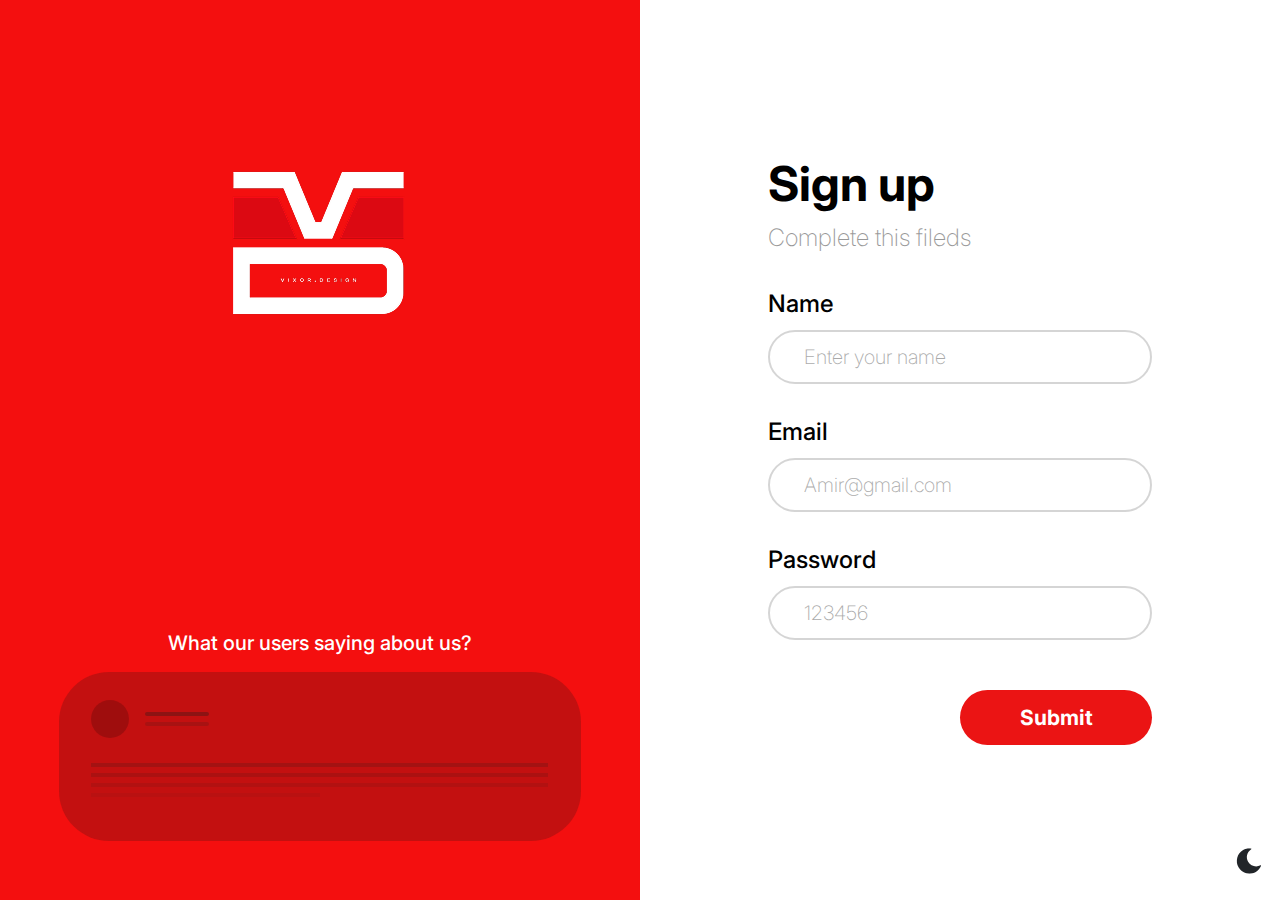
<file: index.html>
<!DOCTYPE html>
<html lang="en" dir="ltr" data-bs-theme="dark">
<head>
    <meta charset="UTF-8">
    <link rel="stylesheet" href="Bootstrap/bootstrap.min.css">
    <meta name="viewport" content="width=device-width, initial-scale=1.0">
    <link rel="preconnect" href="https://fonts.googleapis.com">
    <link rel="preconnect" href="https://fonts.gstatic.com" crossorigin>
    <link href="https://fonts.googleapis.com/css2?family=Inter:ital,opsz,wght@0,14..32,100..900;1,14..32,100..900&family=Roboto:ital,wght@0,100..900;1,100..900&display=swap" rel="stylesheet">
    <link rel="icon" type="image/svg" href="img/profile 1.png">
    <link rel="stylesheet" href="css/style.css">
    <title>Vixor</title>
</head>
<body class="light">
    <div class="profile-container">
        <image class="profile2" src="img/profile2.png" mode="">
    </div>
    <div class="left-content">
        <div class="img-container">
            <img class="img-1" src="img/profile 1.png" alt="">
        </div>           
            <div class="bottom-content">
                <h2 class="left-content-title">What our users saying about us?</h2>
                <div class="bottom-parent">
                    <div class="inner-top">
                        <div class="circle"></div>
                        <div class="lines-container-1">
                            <div class="inner-top-line-1"></div>
                            <div class="inner-top-line-2"></div>
                        </div>
                    </div>
                    <div class="inner-bottom">
                        <div class="inner-bottom-line-1"></div>
                        <div class="inner-bottom-line-2"></div>
                        <div class="inner-bottom-line-3"></div>
                        <div class="inner-bottom-line-4"></div>
                    </div>
                </div>
            </div>
    </div>
    <div class="right-content">
        <div class="span-warapper">
            <span>login was successful!</span>
        </div>
        <form bindsubmit="" class="form">
            <div class="title">
                <h1>Sign up</h1>
                <span>Complete this fileds</span>
            </div>
            <div class="input-container">
                <label for="" class="label">Name</label>
                <br>
                <input class="input rounded-pill" type="text" placeholder="Enter your name">
            </div>
            <!-- <br> -->
            <div class="input-container">
                <label for="" class="label">Email</label>
                <br>
                <input class="input rounded-pill" type="email" placeholder="Amir@gmail.com">
            </div>
            <!-- <br> -->
            <div class="input-container rounded-pill">
                <label for="" class="label">Password</label>
                <br>
                <input class="input rounded-pill" type="password" placeholder="123456">
            </div>
            <div class="btn-container">
                <button class="button ">Submit</button>
            </div>
        </form>
        <div class="dropdown position-fixed bottom-0 end-0 me-3 mb-3">
            <button class="ctb btn" id="toggle-theme">
                <svg xmlns="http://www.w3.org/2000/svg" xmlns:xlink="http://www.w3.org/1999/xlink" version="1.1" width="256" height="256" viewBox="0 0 256 256" xml:space="preserve">
                    <g style="stroke: none; stroke-width: 0; stroke-dasharray: none; stroke-linecap: butt; stroke-linejoin: miter; stroke-miterlimit: 10; fill: none; fill-rule: nonzero; opacity: 1;" transform="translate(1.4065934065934016 1.4065934065934016) scale(2.81 2.81)">
                        <path d="M 87.823 60.7 c -0.463 -0.423 -1.142 -0.506 -1.695 -0.214 c -15.834 8.398 -35.266 2.812 -44.232 -12.718 c -8.966 -15.53 -4.09 -35.149 11.101 -44.665 c 0.531 -0.332 0.796 -0.963 0.661 -1.574 c -0.134 -0.612 -0.638 -1.074 -1.259 -1.153 c -9.843 -1.265 -19.59 0.692 -28.193 5.66 C 13.8 12.041 6.356 21.743 3.246 33.35 S 1.732 57.08 7.741 67.487 c 6.008 10.407 15.709 17.851 27.316 20.961 C 38.933 89.486 42.866 90 46.774 90 c 7.795 0 15.489 -2.044 22.42 -6.046 c 8.601 -4.966 15.171 -12.43 18.997 -21.586 C 88.433 61.79 88.285 61.123 87.823 60.7 z" style="stroke: none; stroke-width: 1; stroke-dasharray: none; stroke-linecap: butt; stroke-linejoin: miter; stroke-miterlimit: 10; fill: currentColor; fill-rule: nonzero; opacity: 1;" transform=" matrix(1 0 0 1 0 0) " stroke-linecap="round"/>
                    </g>
                    </svg>
            </button>
        </div>
    </div>
    <script src="Bootstrap/bootstrap.bundle.min.js"></script>
    <script src="js/theme.js"></script>      
</body>
</html>
</file>
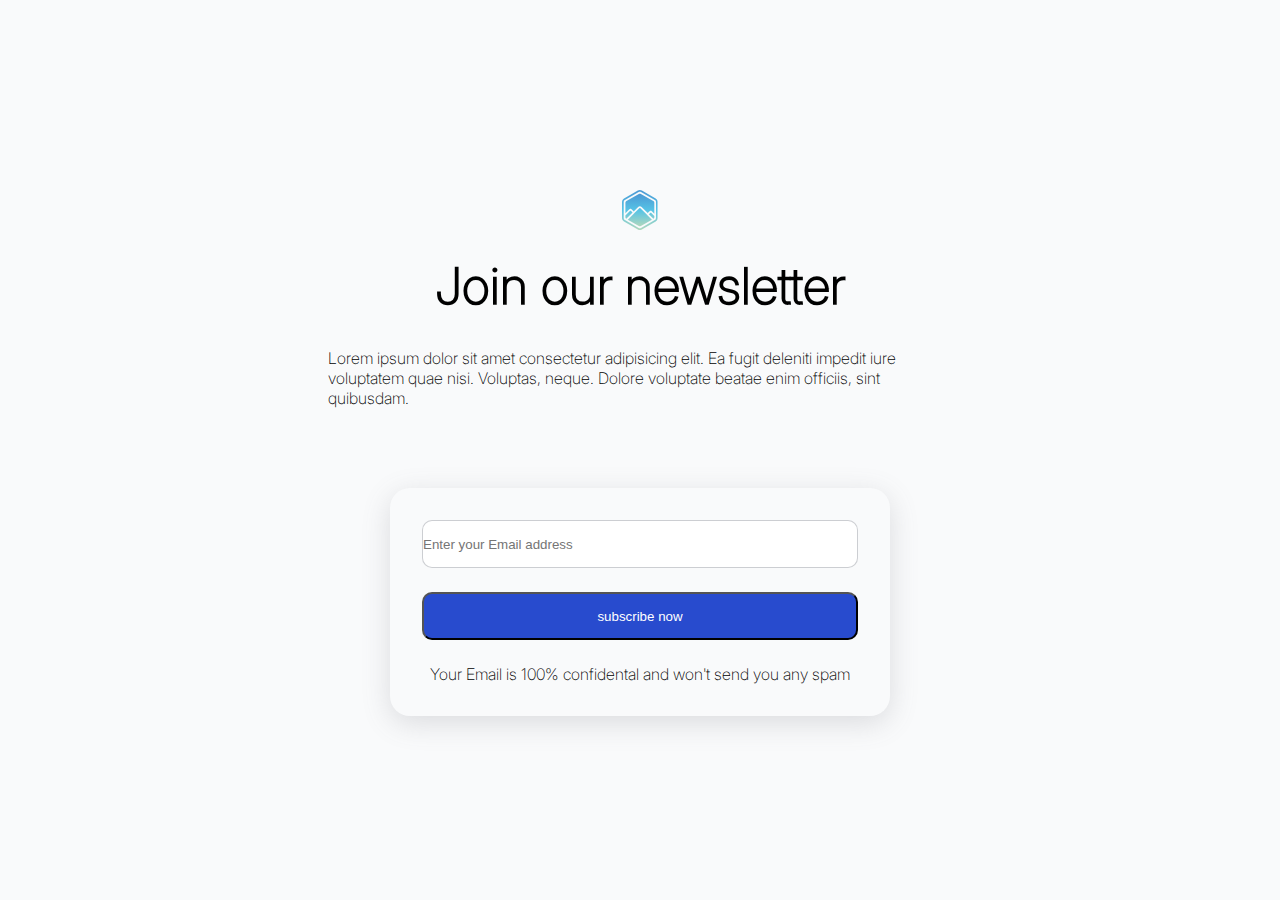
<file: mini-project 12/index.html>
<!DOCTYPE html>
<html lang="en">
<head>
   <meta charset="UTF-8">
   <meta name="viewport" content="width=device-width, initial-scale=1.0">
   <link rel="stylesheet" href="sty;e.css">
   <title>Document</title>
</head>
<body>

   <div class="container">
      <div class="top-box">
         <div class="img-contaienr">
            <img src="logo.svg" alt="">
         </div>
         <div class="title-container">
            <h1>
               Join our newsletter
            </h1>
         </div>
         <div class="p-container">
            <p>
               Lorem ipsum dolor sit amet consectetur adipisicing elit. Ea fugit deleniti impedit iure voluptatem quae nisi. Voluptas, neque. Dolore voluptate beatae enim officiis, sint quibusdam.
            </p>
         </div>
      </div>

      <div class="bottom-box">
            <div class="input-container">
               <input type="text" placeholder="Enter your Email address">
            </div>
            <div class="button-container">
               <button type="submit">subscribe now</button>
            </div>
            <!-- <div class="span-contaienr"> -->
               <span>
                  Your Email is 100% confidental and won't send you any spam
               </span>
            <!-- </div> -->
         
      </div>
   </div>
   
</body>
</html>
</file>
<file: css/style.css>
@font-face{
   font-family: Inter;
   src: url(Inter_24pt-ExtraLight.ttf);
}

@font-face{
   font-family: Inter-bold;
   src: url(Inter_18pt-Bold.ttf);
}

*{
   padding: 0;
   margin: 0;
   box-sizing: border-box;
   font-family: 'inter' !important;
}

body{
   font-family: 'inter' !important;
   height: 100vh;
   display: flex;
   
}


.profile-container{
   display: none;
}

.left-content{
   width: 50%;
   background: #F40F0F;
   height: 100vh;
   display: flex;
   align-items: center;
   justify-content: center;
   padding: 59px;
}

/* باکس  داخلی باکس  بزرگ چپ */
.left-inner{
   display: flex;
   flex-direction: column;
   justify-content: center;
   align-items: center;
   margin-top: 100px;
   width: 100%;
}

.img-container{
   position: fixed;
   top: 9.375rem;
   height: 11.625rem;
}
.img-1{
   max-width: 100%;
   height: auto;
}

.left-content-title{
   margin-bottom: 1.063rem;
}

.bottom-parent{
   height: 10.563rem;
   width: 100%; 
   /* margin: 0 3.688rem 3.25rem 3.688rem; ; */
   background:rgba(25, 25, 25, 0.22);
   padding: 1.75rem 2.063rem 2.75rem 2rem;
   border-radius: 50px;
}

.bottom-content{
   display: flex;
   justify-content: center;
   flex-direction: column;
   align-items: center;
   align-self: flex-end;
   width: 100%;
}

.bottom-content h2{
   color: #fff;
   font-size: 1.25rem;
   font-weight: 500;
}

.inner-top{
   display: flex;
   justify-content: start;
}

.lines-container-1{
   display: flex;
   flex-direction: column;
   justify-content: center;
   gap: 0.375rem;
}

.circle{
   width: 2.375rem;
   height: 2.375rem;
   border-radius: 50%;
   background: rgba(0, 0, 0, 0.18);
}

.inner-top-line-1{
   width: 4rem;
   height: 0.25rem;
   background: rgb(28, 28, 28, 0.32);
   border-radius: 50px;
}

.inner-top-line-2{
   width: 64px;
   height: 4px;
   background: rgb(28, 28, 28, 0.16);
   border-radius: 50px;
}

.content{
   width: 32.625rem;
   background: rgba(0, 0, 0, 0.164);
   border-radius: 41px;
   padding: 1.8rem;
}

.inner-bottom{
   display: flex;
   flex-direction: column;
   margin-top: 1.563rem;
   gap: 6px;
}

.inner-bottom-line-1{
   height: 0.25rem;
   width: 100%;
   background: #1B1B1B;
   opacity: 18%;
}
.inner-bottom-line-2{
   height: 0.25rem;
   width: 100%;
   background: #1B1B1B;
   opacity: 14%;
}
.inner-bottom-line-3{
   height: 0.25rem;
   width: 100%;
   background: #1B1B1B;
   opacity: 10%;
}
.inner-bottom-line-4{
   height: 0.25rem;
   width: 50%;
   background: #1B1B1B;
   opacity: 6%;
}

.top{
   display: flex;
}

.circle{
   margin: 0 1rem 0 0;
}

.l2-lines{

   display: flex;
   flex-direction: column;
   justify-content: center;
   gap: 6px;
   /* scale: 0.2; */
}

.bottom{
   display: flex;
   flex-direction: column;
   gap: 8px;
   margin-top: 1rem;
}

.bottom img{
   margin: 0 0 ;
}

.right-content{
   display: flex;
   flex-direction: column;
   align-items: center;
   justify-content: center;
   width: 50%;
}
.span-warapper{
   display: none;
}
.form{
   display: flex;
   flex-direction: column;
   justify-content: center;
   align-items: center;
   width: 60%;
}
.title{
   align-self: start;
}

.title h1{
   font-size: 48px;
   font-weight: 700;
   font-family: Inter-bold;
}

.title span{
   font-family: Inter;
   font-size: 24px;
   opacity: 40%;
}

.input-container{
   margin-top: 1.875rem;
   width: 100%;
}
.label{
   font-size: 24px;
   font-weight: 500;
}
.input{
   width: 100%;
   height: 54px;
   margin-top: 8px;
   padding: 15px 2px 15px 34px;
   font-size: 20px;
   border: 2px solid rgba(0, 0, 0, 0.164);
   outline: none;
   transition: all 1s;
   border-radius: 100px;
   fill-opacity: 100%;
   color: #101010;
}

input::placeholder {
   color:#565656; /* رنگ مورد نظر */
   opacity: 50%; /* شفافیت از 0 تا 1 */
}

/* .input:hover{
   box-shadow: rgb(0, 0, 0) 0px 20px 30px -10px;
}

.input:focus{
   box-shadow: rgb(0, 0, 0) 0px 20px 30px -10px;
} */

.btn-container{
   align-self: end;
   margin-top: 50px;
   width: 50%;
}
.button{
   width: 100%;
   height: 3.438rem;
   font-size: 21px;
   border-radius: 32px;
   background: #EB1414;
   color: #ffffff;
   border: none;
   transition: all 1s;
   font-family:'Inter-Bold' !important;

}

.button:hover{
   box-shadow: #EB1414 0px 20px 30px -10px;
}

.button:focus{
   box-shadow: #EB1414 0px 20px 30px -10px;
}

/* dark & light mode theme */

/* dark mode */

body.light{
   --bg-color: #ffffff;
   --text-color:#000000;
   --svg-light-mode-fill-color:#000000 !important;
}

body.dark{
   --bg-color: #000000;
   --text-color:#f1f1f1;
   --bg-input-color:#717171;
   --text-input-color:#f1f1f1;
   --svg-dark-mode-fill-color:#ffffff !important;
}


/* light mode */


body{
   background-color: var(--bg-color);
   color: var(--text-color);
   transition: all 0.3s ease;
}

input{
   background-color: var(--bg-input-color);
   color: var(--text-input-color);
   transition: all 0.3s ease;
}

.ctb{
   padding: 0.5rem 1rem;
   margin: 1rem;
   cursor: pointer;
   scale: 0.1;
}

.dropdown{
   width: 11rem;
   height: 11rem;
}

svg{
   scale:1;
   fill: var(--svg-light-mode-fill-color) !important;
}

/* Responsive */

@media screen and (max-width: 440px){
   body{
      flex-wrap: wrap; 
   }

   .profile-container{
   
      width: 100%;
      height: 43px;
      background: #101010;
      display: flex;
      justify-content: center;
      align-items: center;
   }

   .img-container{
      display: none;
   }

   .left-content{
      width: 100%;
      height: 28%;
      padding: 3.75rem 2.5rem;

   }

   .content{
      border-radius: 58px;
      /* height: 9rem; */
      /* padding: 29px; */
      scale: 0.9;
      width: 22rem;
   }

   .bottom-content h2{
      font-size: 14px;
      margin-bottom: 0.625rem;
   }

   /* .bottom-content{

   } */

   .bottom-parent{
      height: 100%;
      padding: 6%;
      border-radius: 33px;
   }

   .lines-container-1{
      gap: 4px;
   }

   .inner-top-line-1{
      height: 2.68px;
      width: 43px;
   }

   .inner-top-line-2{
      height: 2.68px;
      width: 43px;
      
   }

   .circle{
      width: 1.563rem;
      height: 1.563rem;
      margin: 0 8.5px 0 0;
   }

   .inner-bottom{
      gap: 4px;
      margin-top: 8px;
   }

   .inner-bottom-line-1{
      width: 100%;
      height: 2.64px;
   }

   .inner-bottom-line-2{
      width: 100%;
      height: 2.64px;
   }

   .inner-bottom-line-3{
      width: 100%;
      height: 2.64px;
   }

   .inner-bottom-line-4{
      width: 100%;
      height: 2.64px;
   }

   /* Right content */

   .right-content{
      width: 100%;
      height: 100%;
   }

   .title h1{
      font-size: 26px;
   }

   .title span{
      font-size: 14px;
   }

   .label{
      font-size: 16px;
   }

   .input{
      height: 40px;
      padding: 0.75rem 0 0.75rem 1.625rem;
   }

   input::placeholder {
      color:#565656; /* رنگ مورد نظر */
      opacity: 100٪; /* شفافیت از 0 تا 1 */
      font-size: 16px;
   }
   
   .input-container{
      margin-top: 1.625rem;
   }

   .button{
      height: 100%;
      width: 100%;
      font-size: 13px;
   }

   .btn-container{
      margin-top: 2.5rem;
      height: 2.688rem;
      width: 45%;
   }
   
}

/* @media screen and (max-width: 350px){

   body{
      width: 47vh;
   }

   .profile-container{
   
      width: 100%;
      height: 43px;
      background: #101010;
      display: flex;
      justify-content: center;
      align-items: center;
   }

   .left-content{
      width: 115%;
      height: 266px;
      padding-right: 1rem;
   }

   .bottom-content{
      scale: 0.8;
   }

   .right-content{
      width: 94%;
      height: 79%;
   }

   .title{
      margin-left: 1.5rem;
   }

   .title h1{
      font-size: 26px;
   }

   .title span{
      font-size: 16px;
      color: rgba(0, 0, 0, 0.4);
   }

   .input-container{
      scale: 0.7;
   }

   .input{
    height: 60px;  
   }

   .btn-container{
      scale: 0.7;
   }

   .form{
      width: 81%;
   }
} */
</file>
<file: mini-project 12/sty;e.css>
@font-face{
   font-family: Inter;
   src: url(./Inter/static/Inter_24pt-ExtraLight.ttf);
}

*{
   padding: 0;
   margin: 0;
   box-sizing: border-box;
}

body{
   padding: 0;
   margin: 0;
   box-sizing: border-box;
   font-family: 'Inter';
   display: flex;
   justify-content: center;
   align-items: center;
   min-height: 100vh;
   background-color: #F9FAFB;
}

.container{
   display: flex;
   justify-content: center;
   align-items: center;
   flex-direction: column;
   width: 39rem;

}
.top-box{
   display: flex;
   flex-direction: column;
   justify-content: center;
   align-items: center;
   width: 100%;
}
.img-contaienr{

}
.title-container{
   margin-top: 1rem;
}

.title-container h1{
   font-size: 50px;
}

.p-container{
   margin-top: 2rem;
} 
.bottom-box{
   margin-top: 5rem;
   display: flex;
   flex-direction: column;
   justify-content: center;
   align-items: center;
   width: 500px;
   padding: 2rem;
   box-shadow: rgba(100, 100, 111, 0.2) 0px 7px 29px 0px;
   border-radius: 20px;
}

.input-container{
   width: 100% ;
}

input{
   width: 100%;
   height: 3rem;
   border: 1px solid #6c727f59;
   outline: #6c727f59;
   border-radius: 10px;
   
}

.button-container{
   margin-top: 1.5rem;
   width: 100%;
}

button{
   width: 100%;
   width: 100%;
   height: 3rem;
   background-color: #284BCE;
   color: #fff;
   border-radius: 10px;
   cursor: pointer;
}

.span-contaienr{

}

span{
   margin-top: 1.5rem;
}
</file>
